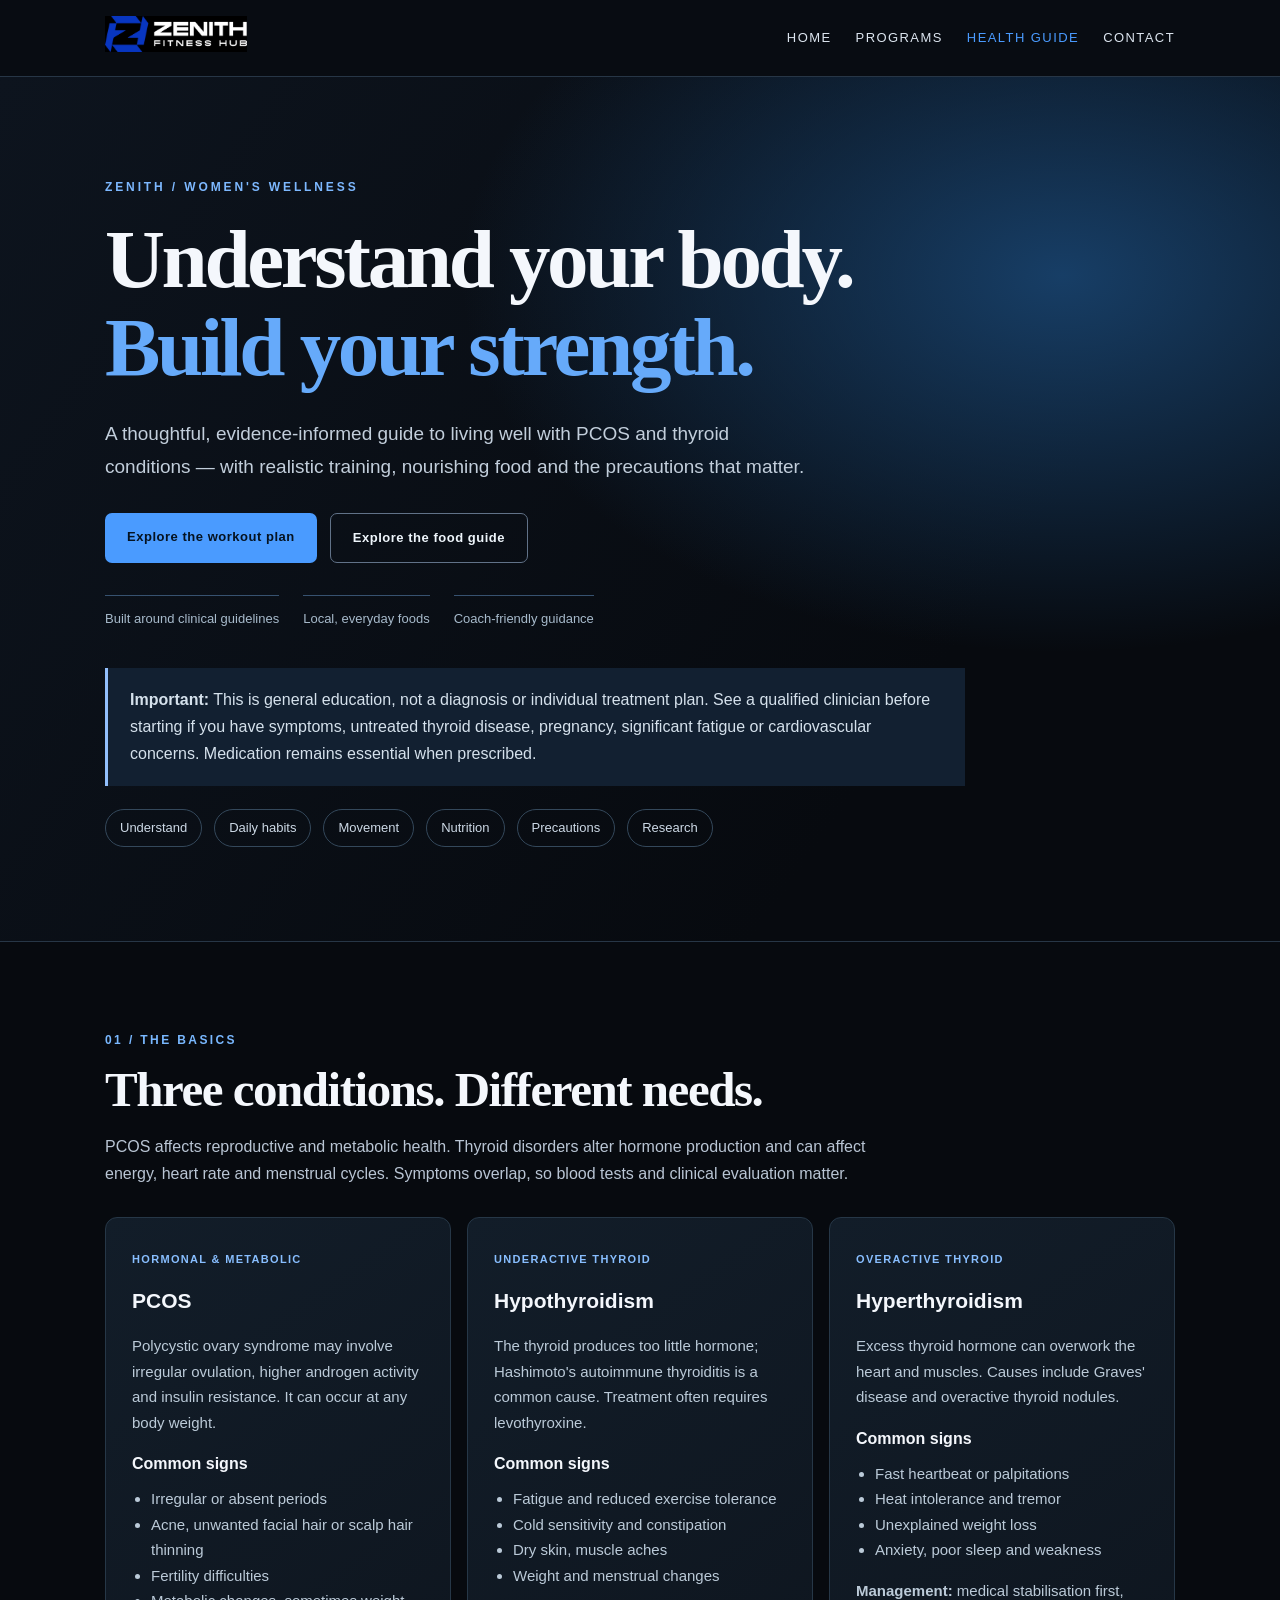
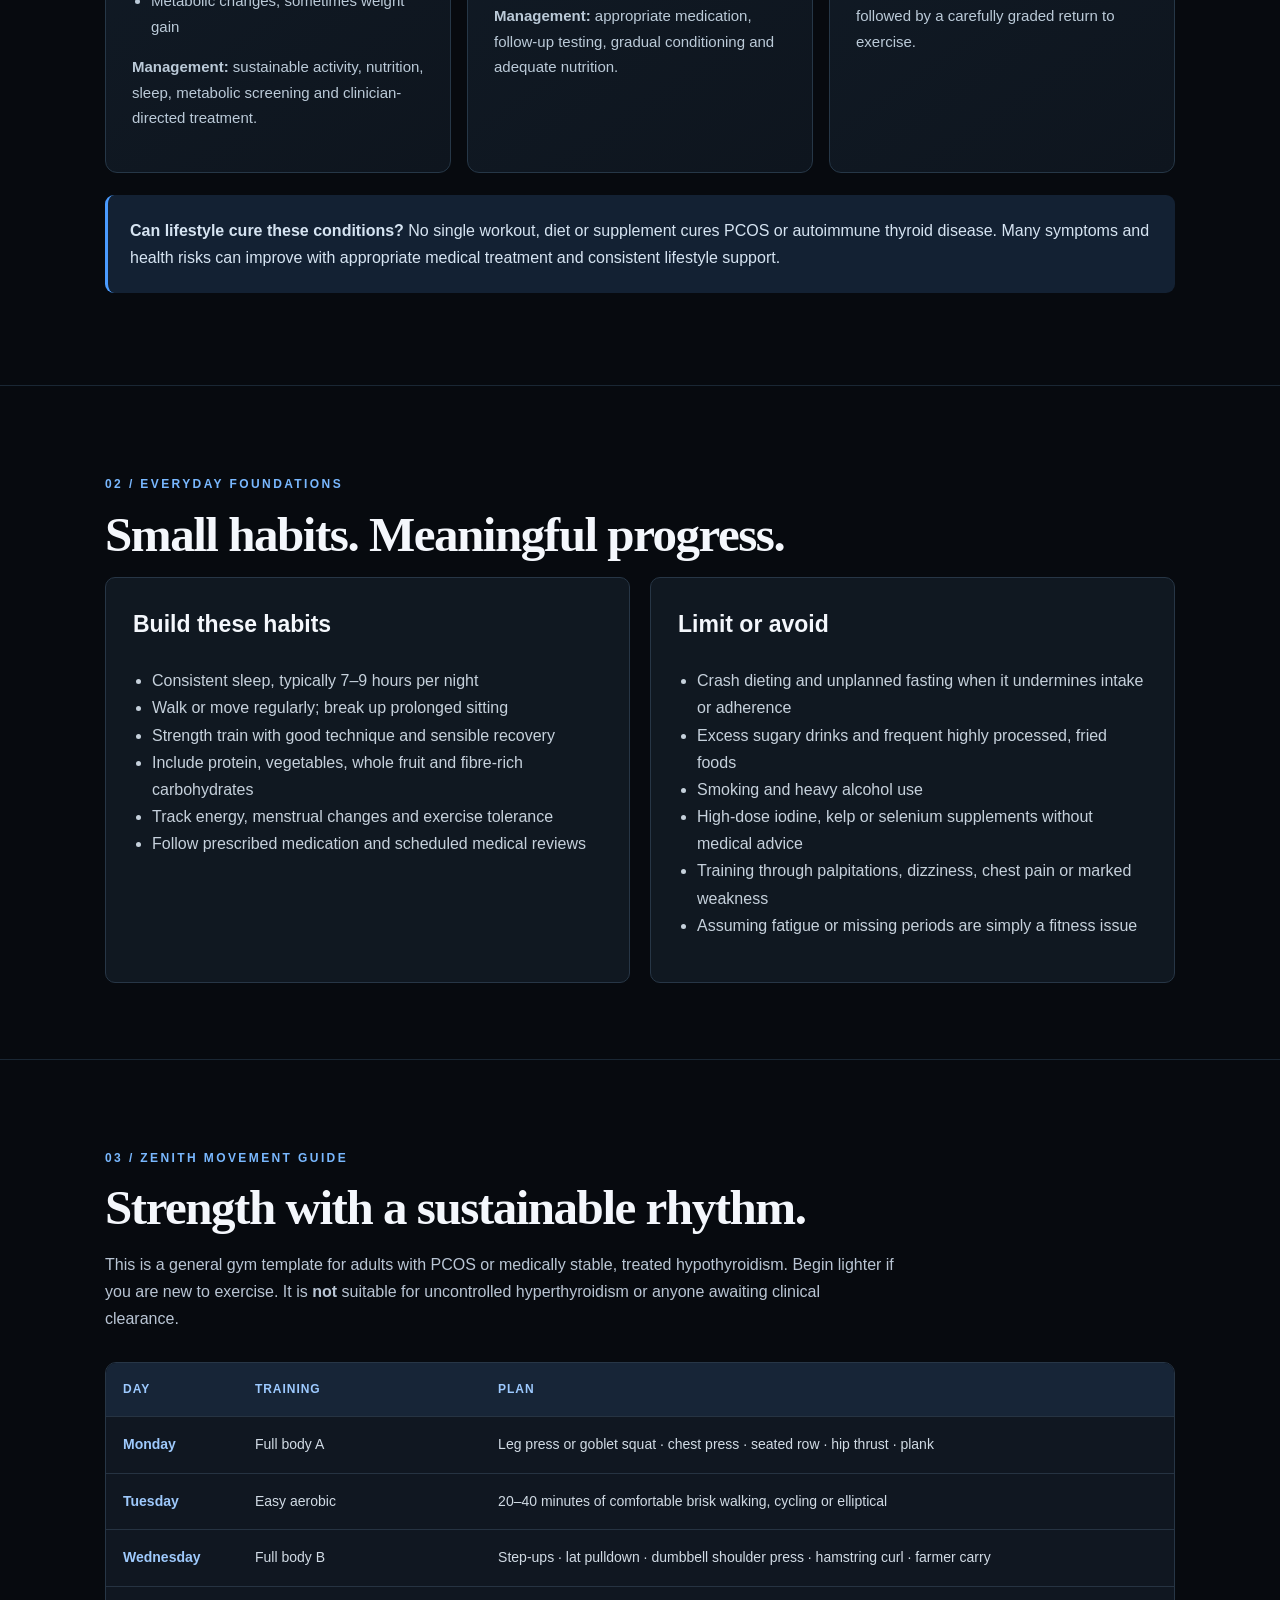
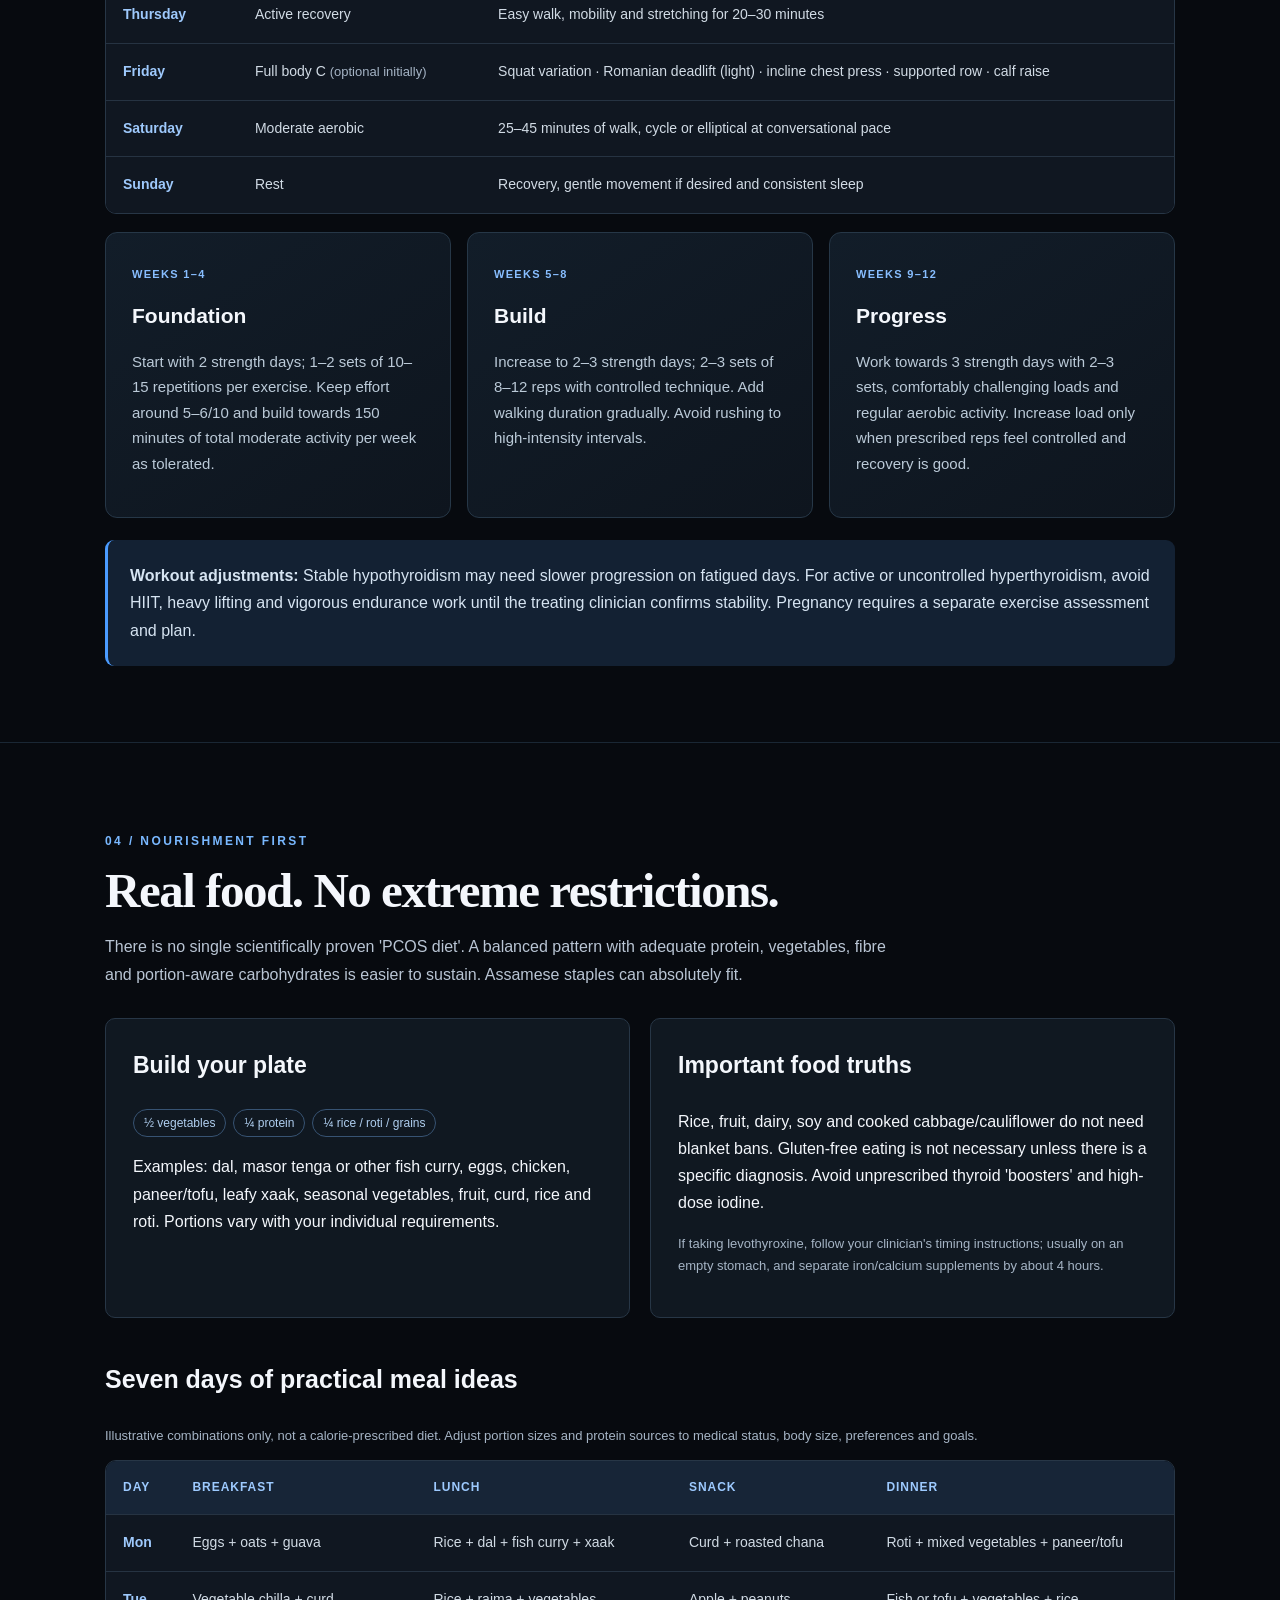
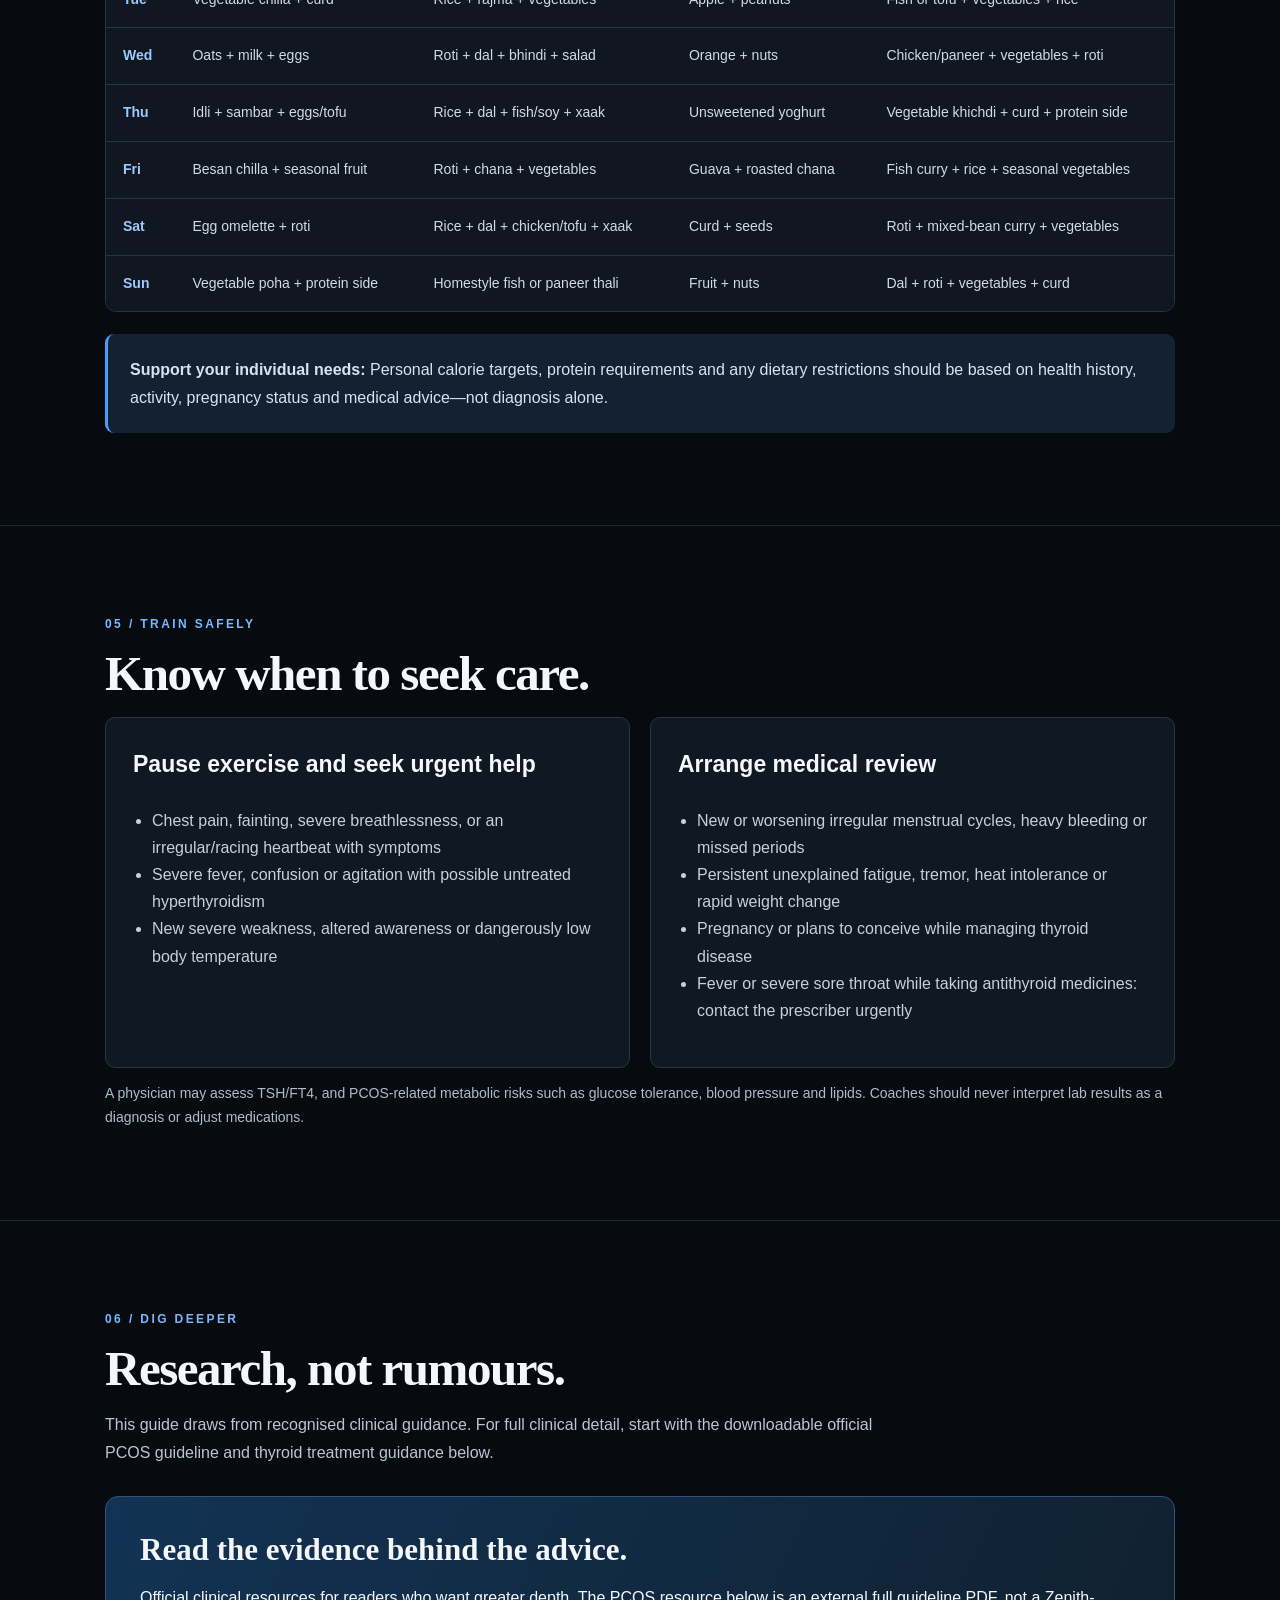
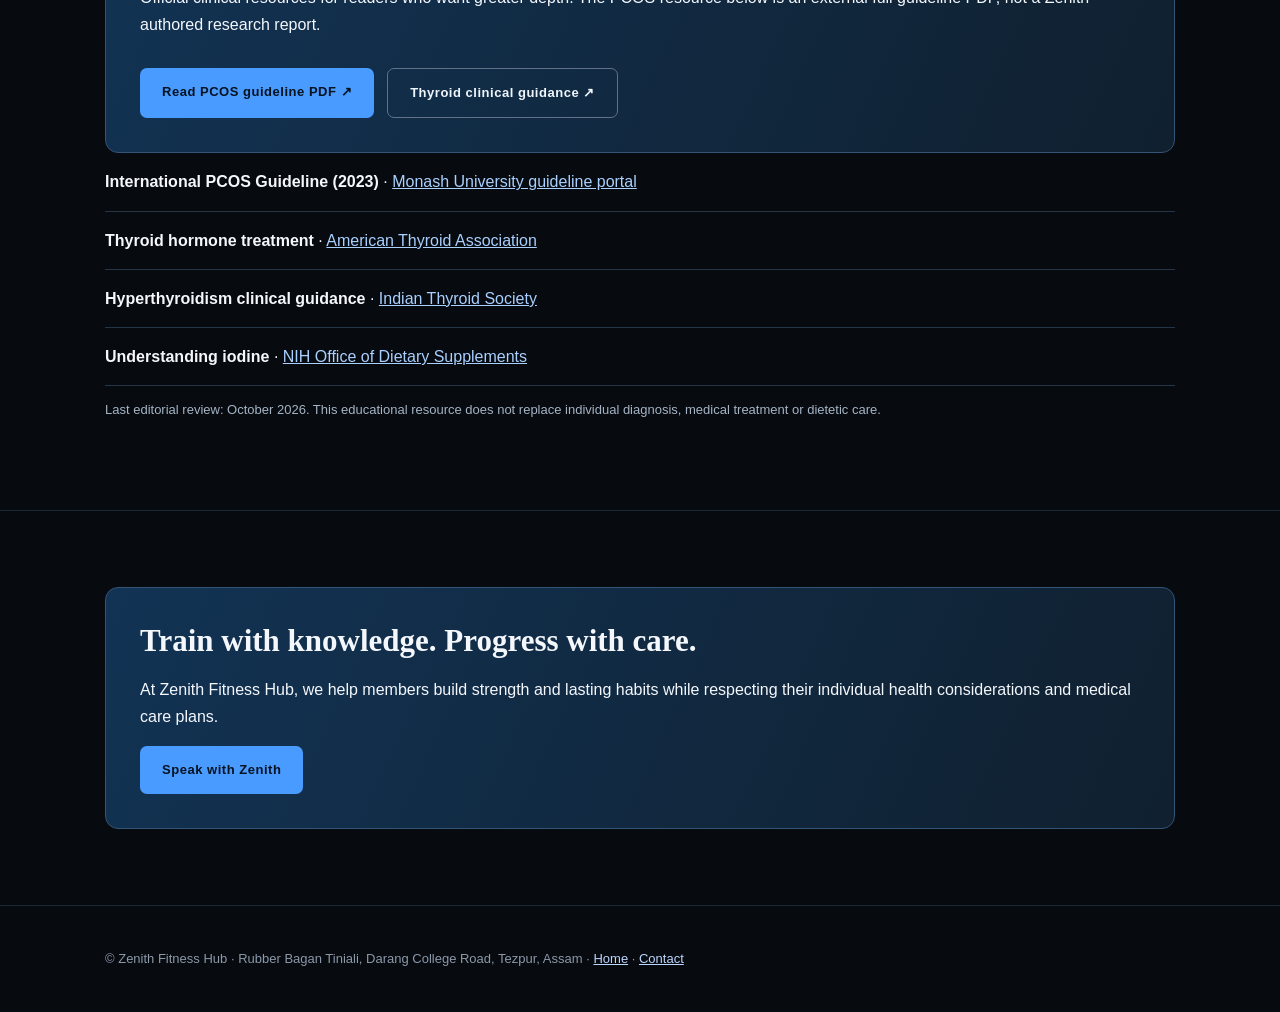
<file: pcos-thyroid-guide.html>
<!doctype html>
<html lang="en-IN"><head><meta charset="UTF-8"><meta name="viewport" content="width=device-width,initial-scale=1">
<title>PCOS & Thyroid Wellness Guide | Zenith Fitness Hub Tezpur</title>
<meta name="description" content="Evidence-informed guide to PCOS, hypothyroidism and hyperthyroidism: symptoms, precautions, strength workouts and practical Assamese and Indian meal ideas.">
<link rel="canonical" href="https://zenithfitnesshub.in/pcos-thyroid-guide.html">
<link rel="icon" href="assets/favicon.png">
<style>
:root{color-scheme:dark;--bg:#070a0f;--panel:#101720;--panel2:#151e29;--muted:#a5b1c1;--blue:#4a9bff;--line:#273646;--white:#f4f7fc}*{box-sizing:border-box}html{scroll-behavior:smooth}body{margin:0;background:var(--bg);color:var(--white);font-family:Inter,Arial,Helvetica,sans-serif;line-height:1.7}a{color:inherit}a:focus-visible,button:focus-visible{outline:3px solid #93beff;outline-offset:4px}.container{max-width:1120px;margin:auto;padding:0 25px}.sitebar{border-bottom:1px solid var(--line);background:#080c12;position:sticky;top:0;z-index:5}.nav{height:76px;display:flex;align-items:center;justify-content:space-between;gap:24px}.nav img{width:142px;max-height:56px;object-fit:contain}.nav-links{display:flex;gap:24px;align-items:center;font-size:13px;text-transform:uppercase;letter-spacing:.11em}.nav-links a{text-decoration:none;color:#dce5ef}.nav-links a:hover,.nav-links .current{color:var(--blue)}.hero{background:radial-gradient(ellipse at 83% 23%,#173e66 0,transparent 40%),linear-gradient(125deg,#0d141e,#070a0f 72%);padding:100px 0 94px;border-bottom:1px solid var(--line)}.kicker{font-size:12px;letter-spacing:.24em;text-transform:uppercase;font-weight:800;color:#7db8ff;margin:0 0 19px}.hero h1{font-family:Georgia,Times New Roman,serif;font-size:clamp(44px,6.8vw,83px);line-height:1.06;letter-spacing:-.04em;margin:0;max-width:840px}.hero h1 em{color:#66aafa;font-style:normal}.lead{font-size:19px;color:#c2cedb;max-width:710px;margin:26px 0}.actions{display:flex;flex-wrap:wrap;gap:13px;margin-top:30px}.btn{display:inline-block;text-decoration:none;padding:13px 22px;border-radius:7px;font-weight:800;font-size:13px;letter-spacing:.04em;background:var(--blue);color:#051321}.btn.secondary{background:transparent;border:1px solid #617288;color:#eef5fb}.safety{padding:18px 22px;border-left:3px solid #92bffc;background:#122031;margin-top:38px;color:#d5e1ec;max-width:860px}.section{padding:76px 0;border-bottom:1px solid #1a2734}.eyebrow{font-size:12px;letter-spacing:.2em;color:#79b8ff;text-transform:uppercase;font-weight:800}.section h2{font-family:Georgia,serif;font-size:clamp(32px,4vw,49px);line-height:1.15;letter-spacing:-.03em;margin:12px 0 14px}.intro{max-width:790px;color:#b9c5d4;font-size:16px;margin:0 0 30px}.grid{display:grid;grid-template-columns:repeat(3,minmax(0,1fr));gap:16px}.card{background:linear-gradient(145deg,#121d29,#0e151e);border:1px solid #263747;border-radius:12px;padding:26px;min-width:0}.card h3{font-size:21px;margin:0 0 12px}.card p,.card li{color:#bbcad8;font-size:15px}.card ul{padding-left:19px;margin:9px 0}.tag{display:inline-block;color:#88beff;font-size:11px;letter-spacing:.12em;text-transform:uppercase;font-weight:800;margin-bottom:14px}.two{display:grid;grid-template-columns:1fr 1fr;gap:20px}.panel{background:#101821;border:1px solid var(--line);padding:27px;border-radius:10px}.panel h3{margin-top:0;font-size:23px}.panel ul{padding-left:19px;color:#c6d1dc}.subnote{color:#adbccc;font-size:14px}.twrap{overflow-x:auto;border:1px solid var(--line);border-radius:11px}table{border-collapse:collapse;width:100%;min-width:650px;background:#101721}th,td{padding:16px 17px;text-align:left;vertical-align:top;border-bottom:1px solid #263342;font-size:14px}th{background:#172537;color:#9dcaff;font-size:12px;text-transform:uppercase;letter-spacing:.08em}td{color:#d1dbe5}tr:last-child td{border-bottom:none}.mealtable{min-width:730px}.tip{padding:22px;background:#132133;border-radius:9px;border-left:3px solid var(--blue);color:#d6e4f2;margin-top:22px}.day{font-weight:800;color:#9ec9fc}.source a{color:#a9d0ff}.source{padding:15px 0;border-bottom:1px solid var(--line)}.footer{padding:42px 0;color:#8b99a9;font-size:13px}.footer a{color:#bcd7ff}.small{font-size:13px;color:#a5b4c5}.pill{display:inline-block;margin-right:7px;padding:3px 10px;border:1px solid #375373;border-radius:30px;font-size:12px;color:#afceef}.featureline{display:flex;gap:24px;flex-wrap:wrap;color:#a7bacb;font-size:13px;margin-top:32px}.featureline span{border-top:1px solid #375270;padding-top:12px}.callout{background:linear-gradient(115deg,#123354,#10202f);padding:34px;border:1px solid #335477;border-radius:13px}.callout h3{font-family:Georgia,serif;font-size:31px;line-height:1.2;margin:0 0 14px}.jump{display:flex;gap:12px;flex-wrap:wrap;margin-top:23px}.jump a{padding:7px 14px;border:1px solid #34485b;border-radius:20px;font-size:13px;color:#cdd9e6;text-decoration:none}@media(max-width:780px){.grid,.two{grid-template-columns:1fr}.hero{padding:66px 0}.section{padding:55px 0}.nav{height:70px}.nav img{width:115px}.nav-links{gap:13px;font-size:11px}.nav-links a:nth-child(2){display:none}}@media(prefers-reduced-motion:reduce){html{scroll-behavior:auto}}
</style></head>
<body><header class="sitebar"><div class="container nav"><a href="index.html" aria-label="Zenith Fitness Hub home"><img src="assets/zenith-logo-white.png" alt="Zenith Fitness Hub"></a><nav class="nav-links" aria-label="Main menu"><a href="index.html">Home</a><a href="programs.html">Programs</a><a class="current" href="pcos-thyroid-guide.html">Health Guide</a><a href="contact.html">Contact</a></nav></div></header>
<main><section class="hero"><div class="container"><p class="kicker">ZENITH / WOMEN'S WELLNESS</p><h1>Understand your body.<br><em>Build your strength.</em></h1><p class="lead">A thoughtful, evidence-informed guide to living well with PCOS and thyroid conditions — with realistic training, nourishing food and the precautions that matter.</p><div class="actions"><a class="btn" href="#training">Explore the workout plan</a><a class="btn secondary" href="#nutrition">Explore the food guide</a></div><div class="featureline"><span>Built around clinical guidelines</span><span>Local, everyday foods</span><span>Coach-friendly guidance</span></div><p class="safety"><strong>Important:</strong> This is general education, not a diagnosis or individual treatment plan. See a qualified clinician before starting if you have symptoms, untreated thyroid disease, pregnancy, significant fatigue or cardiovascular concerns. Medication remains essential when prescribed.</p><div class="jump"><a href="#understand">Understand</a><a href="#habits">Daily habits</a><a href="#training">Movement</a><a href="#nutrition">Nutrition</a><a href="#precautions">Precautions</a><a href="#research">Research</a></div></div></section>
<section class="section" id="understand"><div class="container"><p class="eyebrow">01 / THE BASICS</p><h2>Three conditions. Different needs.</h2><p class="intro">PCOS affects reproductive and metabolic health. Thyroid disorders alter hormone production and can affect energy, heart rate and menstrual cycles. Symptoms overlap, so blood tests and clinical evaluation matter.</p><div class="grid">
<article class="card"><span class="tag">Hormonal & metabolic</span><h3>PCOS</h3><p>Polycystic ovary syndrome may involve irregular ovulation, higher androgen activity and insulin resistance. It can occur at any body weight.</p><strong>Common signs</strong><ul><li>Irregular or absent periods</li><li>Acne, unwanted facial hair or scalp hair thinning</li><li>Fertility difficulties</li><li>Metabolic changes, sometimes weight gain</li></ul><p><strong>Management:</strong> sustainable activity, nutrition, sleep, metabolic screening and clinician-directed treatment.</p></article>
<article class="card"><span class="tag">Underactive thyroid</span><h3>Hypothyroidism</h3><p>The thyroid produces too little hormone; Hashimoto's autoimmune thyroiditis is a common cause. Treatment often requires levothyroxine.</p><strong>Common signs</strong><ul><li>Fatigue and reduced exercise tolerance</li><li>Cold sensitivity and constipation</li><li>Dry skin, muscle aches</li><li>Weight and menstrual changes</li></ul><p><strong>Management:</strong> appropriate medication, follow-up testing, gradual conditioning and adequate nutrition.</p></article>
<article class="card"><span class="tag">Overactive thyroid</span><h3>Hyperthyroidism</h3><p>Excess thyroid hormone can overwork the heart and muscles. Causes include Graves' disease and overactive thyroid nodules.</p><strong>Common signs</strong><ul><li>Fast heartbeat or palpitations</li><li>Heat intolerance and tremor</li><li>Unexplained weight loss</li><li>Anxiety, poor sleep and weakness</li></ul><p><strong>Management:</strong> medical stabilisation first, followed by a carefully graded return to exercise.</p></article></div><p class="tip"><strong>Can lifestyle cure these conditions?</strong> No single workout, diet or supplement cures PCOS or autoimmune thyroid disease. Many symptoms and health risks can improve with appropriate medical treatment and consistent lifestyle support.</p></div></section>
<section class="section" id="habits"><div class="container"><p class="eyebrow">02 / EVERYDAY FOUNDATIONS</p><h2>Small habits. Meaningful progress.</h2><div class="two"><div class="panel"><h3>Build these habits</h3><ul><li>Consistent sleep, typically 7–9 hours per night</li><li>Walk or move regularly; break up prolonged sitting</li><li>Strength train with good technique and sensible recovery</li><li>Include protein, vegetables, whole fruit and fibre-rich carbohydrates</li><li>Track energy, menstrual changes and exercise tolerance</li><li>Follow prescribed medication and scheduled medical reviews</li></ul></div><div class="panel"><h3>Limit or avoid</h3><ul><li>Crash dieting and unplanned fasting when it undermines intake or adherence</li><li>Excess sugary drinks and frequent highly processed, fried foods</li><li>Smoking and heavy alcohol use</li><li>High-dose iodine, kelp or selenium supplements without medical advice</li><li>Training through palpitations, dizziness, chest pain or marked weakness</li><li>Assuming fatigue or missing periods are simply a fitness issue</li></ul></div></div></div></section>
<section class="section" id="training"><div class="container"><p class="eyebrow">03 / ZENITH MOVEMENT GUIDE</p><h2>Strength with a sustainable rhythm.</h2><p class="intro">This is a general gym template for adults with PCOS or medically stable, treated hypothyroidism. Begin lighter if you are new to exercise. It is <strong>not</strong> suitable for uncontrolled hyperthyroidism or anyone awaiting clinical clearance.</p><div class="twrap"><table><thead><tr><th>Day</th><th>Training</th><th>Plan</th></tr></thead><tbody>
<tr><td class="day">Monday</td><td>Full body A</td><td>Leg press or goblet squat · chest press · seated row · hip thrust · plank</td></tr>
<tr><td class="day">Tuesday</td><td>Easy aerobic</td><td>20–40 minutes of comfortable brisk walking, cycling or elliptical</td></tr>
<tr><td class="day">Wednesday</td><td>Full body B</td><td>Step-ups · lat pulldown · dumbbell shoulder press · hamstring curl · farmer carry</td></tr>
<tr><td class="day">Thursday</td><td>Active recovery</td><td>Easy walk, mobility and stretching for 20–30 minutes</td></tr>
<tr><td class="day">Friday</td><td>Full body C <span class="small">(optional initially)</span></td><td>Squat variation · Romanian deadlift (light) · incline chest press · supported row · calf raise</td></tr>
<tr><td class="day">Saturday</td><td>Moderate aerobic</td><td>25–45 minutes of walk, cycle or elliptical at conversational pace</td></tr>
<tr><td class="day">Sunday</td><td>Rest</td><td>Recovery, gentle movement if desired and consistent sleep</td></tr>
</tbody></table></div><div class="grid" style="margin-top:18px"><div class="card"><span class="tag">Weeks 1–4</span><h3>Foundation</h3><p>Start with 2 strength days; 1–2 sets of 10–15 repetitions per exercise. Keep effort around 5–6/10 and build towards 150 minutes of total moderate activity per week as tolerated.</p></div><div class="card"><span class="tag">Weeks 5–8</span><h3>Build</h3><p>Increase to 2–3 strength days; 2–3 sets of 8–12 reps with controlled technique. Add walking duration gradually. Avoid rushing to high-intensity intervals.</p></div><div class="card"><span class="tag">Weeks 9–12</span><h3>Progress</h3><p>Work towards 3 strength days with 2–3 sets, comfortably challenging loads and regular aerobic activity. Increase load only when prescribed reps feel controlled and recovery is good.</p></div></div><div class="tip"><strong>Workout adjustments:</strong> Stable hypothyroidism may need slower progression on fatigued days. For active or uncontrolled hyperthyroidism, avoid HIIT, heavy lifting and vigorous endurance work until the treating clinician confirms stability. Pregnancy requires a separate exercise assessment and plan.</div></div></section>
<section class="section" id="nutrition"><div class="container"><p class="eyebrow">04 / NOURISHMENT FIRST</p><h2>Real food. No extreme restrictions.</h2><p class="intro">There is no single scientifically proven 'PCOS diet'. A balanced pattern with adequate protein, vegetables, fibre and portion-aware carbohydrates is easier to sustain. Assamese staples can absolutely fit.</p><div class="two"><div class="panel"><h3>Build your plate</h3><p><span class="pill">½ vegetables</span><span class="pill">¼ protein</span><span class="pill">¼ rice / roti / grains</span></p><p>Examples: dal, masor tenga or other fish curry, eggs, chicken, paneer/tofu, leafy xaak, seasonal vegetables, fruit, curd, rice and roti. Portions vary with your individual requirements.</p></div><div class="panel"><h3>Important food truths</h3><p>Rice, fruit, dairy, soy and cooked cabbage/cauliflower do not need blanket bans. Gluten-free eating is not necessary unless there is a specific diagnosis. Avoid unprescribed thyroid 'boosters' and high-dose iodine.</p><p class="small">If taking levothyroxine, follow your clinician's timing instructions; usually on an empty stomach, and separate iron/calcium supplements by about 4 hours.</p></div></div><h3 style="font-size:25px;margin-top:40px">Seven days of practical meal ideas</h3><p class="small">Illustrative combinations only, not a calorie-prescribed diet. Adjust portion sizes and protein sources to medical status, body size, preferences and goals.</p><div class="twrap"><table class="mealtable"><thead><tr><th>Day</th><th>Breakfast</th><th>Lunch</th><th>Snack</th><th>Dinner</th></tr></thead><tbody>
<tr><td class="day">Mon</td><td>Eggs + oats + guava</td><td>Rice + dal + fish curry + xaak</td><td>Curd + roasted chana</td><td>Roti + mixed vegetables + paneer/tofu</td></tr>
<tr><td class="day">Tue</td><td>Vegetable chilla + curd</td><td>Rice + rajma + vegetables</td><td>Apple + peanuts</td><td>Fish or tofu + vegetables + rice</td></tr>
<tr><td class="day">Wed</td><td>Oats + milk + eggs</td><td>Roti + dal + bhindi + salad</td><td>Orange + nuts</td><td>Chicken/paneer + vegetables + roti</td></tr>
<tr><td class="day">Thu</td><td>Idli + sambar + eggs/tofu</td><td>Rice + dal + fish/soy + xaak</td><td>Unsweetened yoghurt</td><td>Vegetable khichdi + curd + protein side</td></tr>
<tr><td class="day">Fri</td><td>Besan chilla + seasonal fruit</td><td>Roti + chana + vegetables</td><td>Guava + roasted chana</td><td>Fish curry + rice + seasonal vegetables</td></tr>
<tr><td class="day">Sat</td><td>Egg omelette + roti</td><td>Rice + dal + chicken/tofu + xaak</td><td>Curd + seeds</td><td>Roti + mixed-bean curry + vegetables</td></tr>
<tr><td class="day">Sun</td><td>Vegetable poha + protein side</td><td>Homestyle fish or paneer thali</td><td>Fruit + nuts</td><td>Dal + roti + vegetables + curd</td></tr>
</tbody></table></div><p class="tip"><strong>Support your individual needs:</strong> Personal calorie targets, protein requirements and any dietary restrictions should be based on health history, activity, pregnancy status and medical advice—not diagnosis alone.</p></div></section>
<section class="section" id="precautions"><div class="container"><p class="eyebrow">05 / TRAIN SAFELY</p><h2>Know when to seek care.</h2><div class="two"><div class="panel"><h3>Pause exercise and seek urgent help</h3><ul><li>Chest pain, fainting, severe breathlessness, or an irregular/racing heartbeat with symptoms</li><li>Severe fever, confusion or agitation with possible untreated hyperthyroidism</li><li>New severe weakness, altered awareness or dangerously low body temperature</li></ul></div><div class="panel"><h3>Arrange medical review</h3><ul><li>New or worsening irregular menstrual cycles, heavy bleeding or missed periods</li><li>Persistent unexplained fatigue, tremor, heat intolerance or rapid weight change</li><li>Pregnancy or plans to conceive while managing thyroid disease</li><li>Fever or severe sore throat while taking antithyroid medicines: contact the prescriber urgently</li></ul></div></div><p class="subnote">A physician may assess TSH/FT4, and PCOS-related metabolic risks such as glucose tolerance, blood pressure and lipids. Coaches should never interpret lab results as a diagnosis or adjust medications.</p></div></section>
<section class="section" id="research"><div class="container"><p class="eyebrow">06 / DIG DEEPER</p><h2>Research, not rumours.</h2><p class="intro">This guide draws from recognised clinical guidance. For full clinical detail, start with the downloadable official PCOS guideline and thyroid treatment guidance below.</p>
<div class="callout"><h3>Read the evidence behind the advice.</h3><p>Official clinical resources for readers who want greater depth. The PCOS resource below is an external full guideline PDF, not a Zenith-authored research report.</p><div class="actions"><a class="btn" href="https://integration.asrm.org/globalassets/_asrm/practice-guidance/practice-guidelines/pdf/recommendations_from_the_2023_int_evidence-based_guideline_on_pcos.pdf" target="_blank" rel="noopener noreferrer">Read PCOS guideline PDF ↗</a><a class="btn secondary" href="https://www.indianthyroidsociety.in/guidlines.php" target="_blank" rel="noopener noreferrer">Thyroid clinical guidance ↗</a></div></div>
<div class="source"><strong>International PCOS Guideline (2023)</strong> · <a href="https://www.monash.edu/medicine/mchri/pcos/guideline" target="_blank" rel="noopener noreferrer">Monash University guideline portal</a></div>
<div class="source"><strong>Thyroid hormone treatment</strong> · <a href="https://www.thyroid.org/thyroid-hormone-treatment/" target="_blank" rel="noopener noreferrer">American Thyroid Association</a></div>
<div class="source"><strong>Hyperthyroidism clinical guidance</strong> · <a href="https://www.indianthyroidsociety.in/guidlines.php" target="_blank" rel="noopener noreferrer">Indian Thyroid Society</a></div>
<div class="source"><strong>Understanding iodine</strong> · <a href="https://ods.od.nih.gov/factsheets/Iodine-HealthProfessional/" target="_blank" rel="noopener noreferrer">NIH Office of Dietary Supplements</a></div>
<p class="small">Last editorial review: October 2026. This educational resource does not replace individual diagnosis, medical treatment or dietetic care.</p></div></section>
<section class="section"><div class="container"><div class="callout"><h3>Train with knowledge. Progress with care.</h3><p>At Zenith Fitness Hub, we help members build strength and lasting habits while respecting their individual health considerations and medical care plans.</p><a class="btn" href="https://wa.me/918402933536?text=Hello%20Zenith%20Fitness%20Hub%2C%20I%20would%20like%20to%20discuss%20coached%20training." target="_blank" rel="noopener noreferrer">Speak with Zenith</a></div></div></section></main>
<footer class="footer"><div class="container">© Zenith Fitness Hub · Rubber Bagan Tiniali, Darang College Road, Tezpur, Assam · <a href="index.html">Home</a> · <a href="contact.html">Contact</a></div></footer></body></html>
</file>
